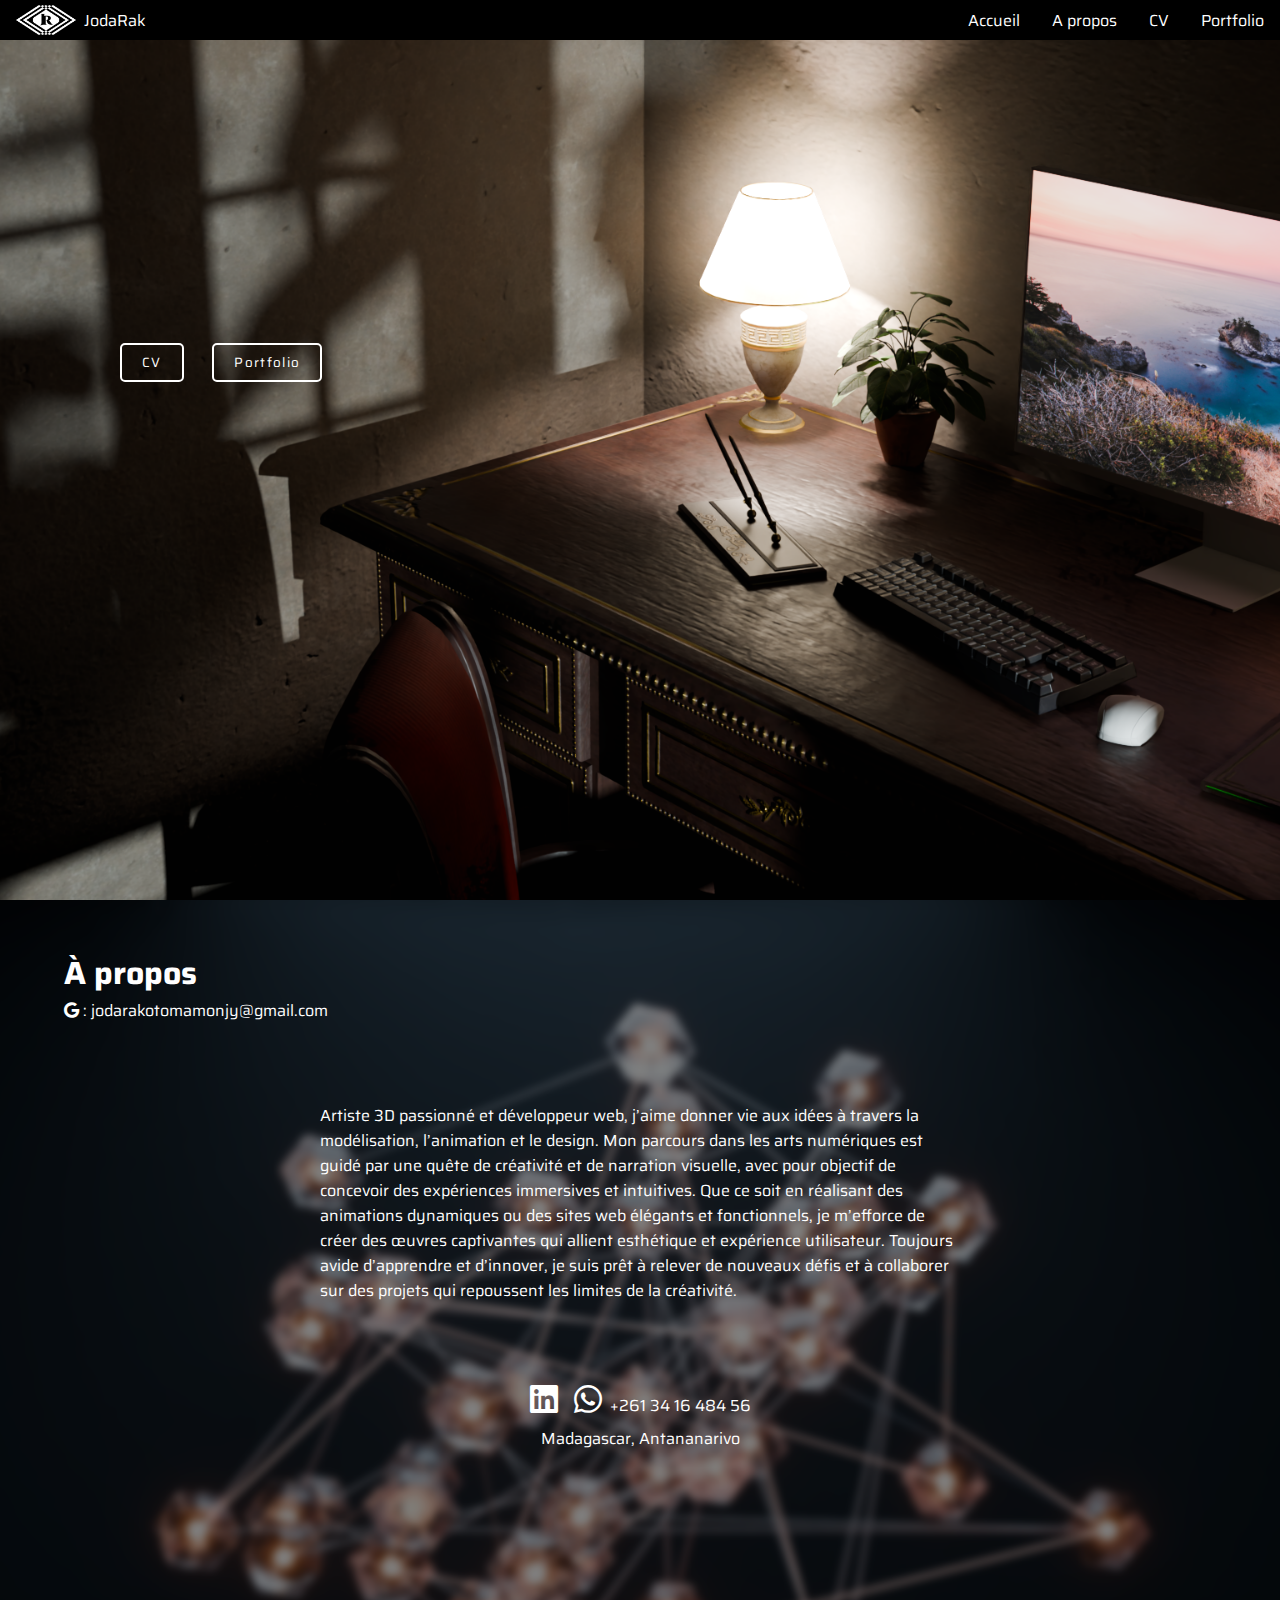
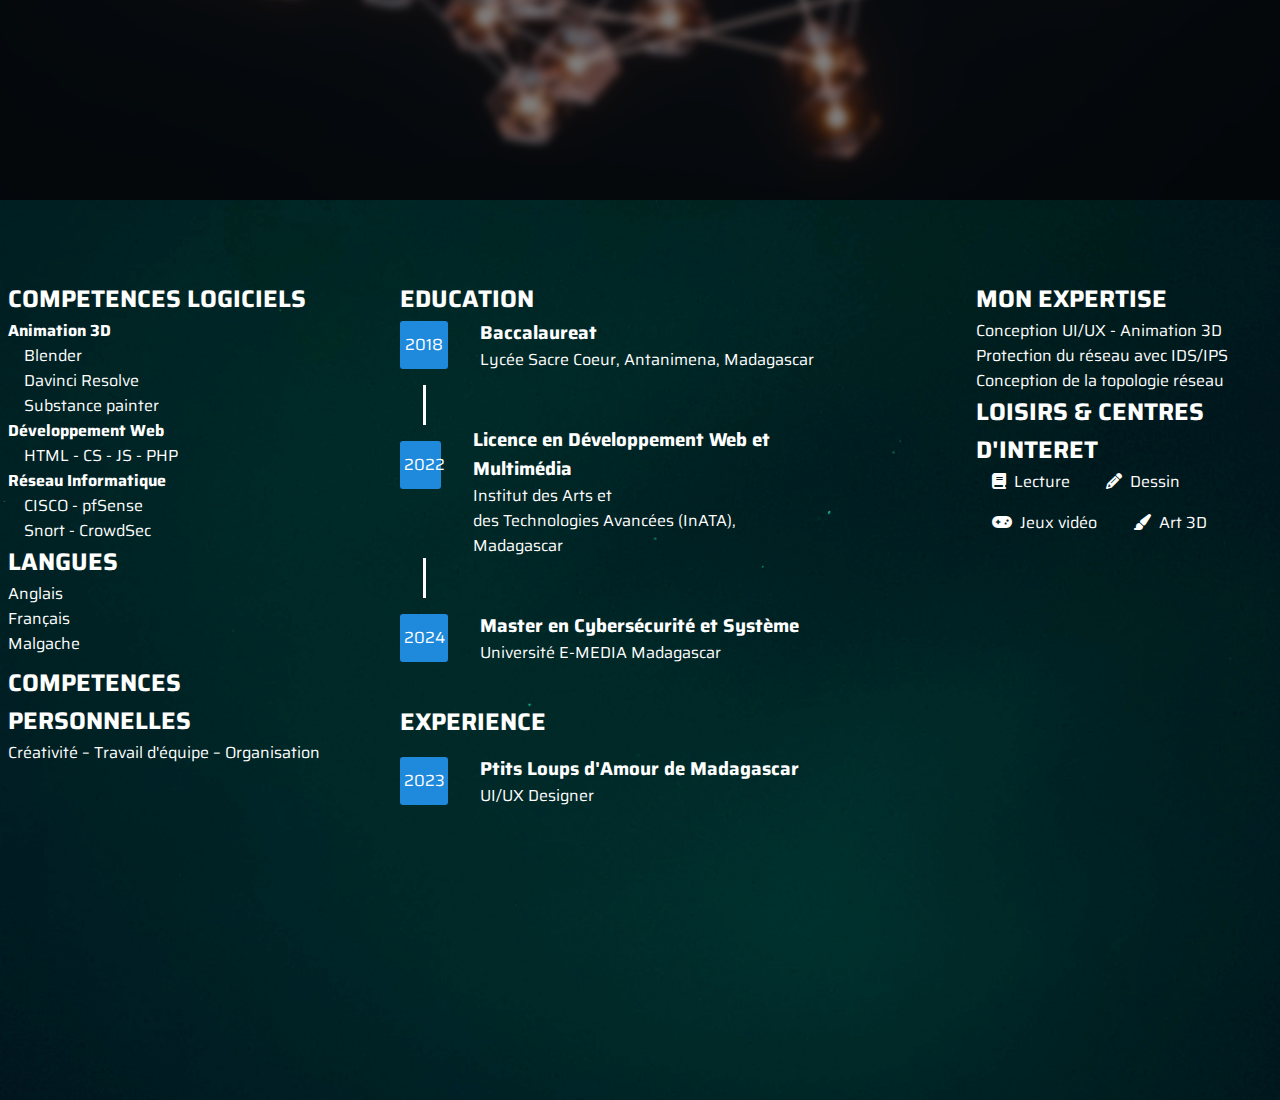
<file: index.html>
<!DOCTYPE html>
<html lang="en">
<head>
    <meta charset="UTF-8">
    <meta name="viewport" content="width=device-width, initial-scale=1.0">
    <title>Portfolio</title>

    <!-- FONT AWESOME -->
    <link rel="stylesheet" href="https://cdnjs.cloudflare.com/ajax/libs/font-awesome/6.7.2/css/all.min.css" integrity="sha512-Evv84Mr4kqVGRNSgIGL/F/aIDqQb7xQ2vcrdIwxfjThSH8CSR7PBEakCr51Ck+w+/U6swU2Im1vVX0SVk9ABhg==" crossorigin="anonymous" referrerpolicy="no-referrer" />

    <!-- FONTS -->
    <link href="https://fonts.googleapis.com/css2?family=Saira:ital,wght@0,100..900;1,100..900&display=swap" rel="stylesheet">

    <!-- STYLESHEESH -->
    <link rel="stylesheet" href="CSS/index.css">
    <link rel="stylesheet" href="CSS/responsive.css">
    <link rel="icon" href="IMG/favicon.png" type="image/x-icon">
</head>
<body>
    <header>
        <nav>
            <ul class="sidebar">
                <li onclick=hideSideBar()><a href=""><i class="fa fa-window-close fa-2x" aria-hidden="true"></i></a></li>
                <li class="btn active"><a href="#hero">Accueil</a></li>
                <li class="btn"><a href="#about">A propos</a></li>
                <li class="btn"><a href="#resume">CV</a></li>
                <li class="btn"><a href="portfolio_fr.html">Portfolio</a></li>

            </ul>
            <ul>
                <li id="logo"> <img src="IMG/White-logo.png" alt="" height="30px">&nbsp;&nbsp;JodaRak</li>
                <li class="hideOnMobile"><a href="#hero">Accueil</a></li>
                <li class="hideOnMobile"><a href="#about">A propos</a></li>
                <li class="hideOnMobile"><a href="#resume">CV</a></li>
                <li class="hideOnMobile"><a href="portfolio_fr.html">Portfolio</a></li>
                <li class="menu-btn" onclick=showSideBar()><a href="#"><i class="fa-solid fa-bars"></i></a></li>
            </ul>
        </nav>
    </header>

    <div class="section hero" id="hero">
        <div class="content">
            <div class="name">
                <li id="weight-normal">JODA</li>
                <li id="weight-bold">RAKOTOMAMONJY</li>
                <li id="weight-light">Artiste 3D / Développeur Web</li>
            </div>
            <div class="btn-home-page">
                <button id="btn-resume"><a href="#resume">CV</a></button>
                <button id="btn-portfolio"><a href="portfolio_fr.html">Portfolio</a></button>
            </div>
        </div>
    </div>

    <div class="section about" id="about">
        <div class="content-about">
            <div class="about">
                <h1>À propos</h1>
                <span><i class="fa-brands fa-google"></i> : jodarakotomamonjy@gmail.com</span>
                <p>Artiste 3D passionné et développeur web, j’aime donner vie aux idées à travers la modélisation, l’animation et le design. Mon parcours dans les arts numériques est guidé par une quête de créativité et de narration visuelle, avec pour objectif de concevoir des expériences immersives et intuitives.

                    Que ce soit en réalisant des animations dynamiques ou des sites web élégants et fonctionnels, je m’efforce de créer des œuvres captivantes qui allient esthétique et expérience utilisateur. Toujours avide d’apprendre et d’innover, je suis prêt à relever de nouveaux défis et à collaborer sur des projets qui repoussent les limites de la créativité.</p>

                <div class="contact">
                    <div class="fb">
                        <a href="https://www.linkedin.com/in/joda-a-rakotomamonjy-144389242/">
                            <i class="fa-brands fa-linkedin fa-2x"></i>
                        </a>
                    </div>
                    <div class="whatsapp">
                        <i class="fab fa-whatsapp fa-2x">
                            <span>+261 34 16 484 56</span>
                        </i>
                    </div>    
                </div>
                <div class="location">
                    <span>Madagascar, Antananarivo</span>
                </div>
            </div> 
        </div>
    </div>

    <div class="section resume" id="resume">
        <div class="content-resume">
            <div class="software-skills">
                <h2 onclick="toggleContent()" id="activebtn-skills">COMPETENCES LOGICIELS</h2>
                <div class="contentSkills" id="contentSkills">
                    <h4>Animation 3D</h4>
                    <ul>
                        <li>Blender</li>
                        <li>Davinci Resolve</li>
                        <li>Substance painter</li>
                    </ul>
                      
                    <h4>Développement Web</h4>
                    <ul><li>HTML - CS - JS - PHP</li></ul>
                        
                    <h4>Réseau Informatique</h4>
                    <ul>
                        <li>CISCO - pfSense </br>Snort - CrowdSec
                        </li>
                    </ul>
                    <div class="language" >
                        <h2>LANGUES</h2>
                        <ul>
                            <li>Anglais</li>
                            <li>Français</li>
                            <li>Malgache</li>
                        </ul>
                    </div>
                    <div class="skills">
                        <h2>COMPETENCES PERSONNELLES</h2>
                        <ul>
                            <li>Créativité – Travail d'équipe – Organisation</li>
                        </ul>
                    </div>
                </div>       
            </div>
            <div class="container-experience">
                <div class="education">
                    <h2 onclick="toggleContentEdu()" id="activebtn-edu">EDUCATION</h2>
                    <div class="content-edu" id="content-edu">
                        <div class="edu-list">
                            <div class="high-school">
                                <div class="square">
                                    <span>2018</span>
                                </div>
                                <div class="high-school-title">
                                    <h3>Baccalaureat</h3>
                                    <p>Lycée Sacre Coeur, Antanimena, Madagascar</p>
                                </div> 
                            </div>
                            <div class="white-bar"></div>
                            <div class="bachelor-dg">
                                <div class="square">
                                    <span>2022</span>
                                </div>
                                <div class="bachelor-title">
                                    <h3>Licence en Développement Web et Multimédia</h3>
                                    <p>Institut des Arts et</br> des Technologies Avancées (InATA), Madagascar</p>
                                </div>
                            </div>
                            <div class="white-bar"></div>
                            <div class="master-degree">
                                <div class="square">
                                    <span>2024</span>
                                </div>
                                <div class="master-title">
                                    <h3>Master en Cybersécurité et Système</h3>
                                    <p>Université E-MEDIA Madagascar</p>
                                </div>
                                
                            </div>
                        </div>
                        <div class="experience">
                            <h2>EXPERIENCE</h2>
                            <div class="ptit-loup">
                                <div class="square">
                                    <span>2023</span>
                                </div>
                                <div class="exp-web">
                                    <h3>Ptits Loups d'Amour de Madagascar</h3>
                                    <p>UI/UX Designer</p>
                                </div>  
                            </div>
                        </div>
                    </div>
                </div>
            </div>
            <div class="container-creation">
                <div class="creation">
                    <h2 onclick="toggleContentWhatCanIdo()" id="activebtn-creation">MON EXPERTISE</h2>
                    <div class="content-do" id="content-do">
                        <span>Conception UI/UX - Animation 3D</br>Protection du réseau avec IDS/IPS </br>Conception de la topologie réseau
                        </span>
                        <div class="container-hobbies">
                            <h2>LOISIRS & CENTRES D'INTERET</h2>
                            <div class="reading-drawing">
                                <span><i class="fa-solid fa-book"></i>Lecture
                                </span>
                                <span><i class="fa-solid fa-pencil"></i>Dessin
                                </span>
                            </div>
                            <div class="gaming-3D">
                                <span><i class="fa-solid fa-gamepad"></i>Jeux vidéo
                                </span>
                                <span><i class="fa-solid fa-paintbrush"></i>Art 3D 
                                </span>
                            </div>
                        </div>
                    </div> 
                </div>    
            </div>
        </div>
    </div>
    <script src="JS/index.js"></script>
</body>
</html>
</file>
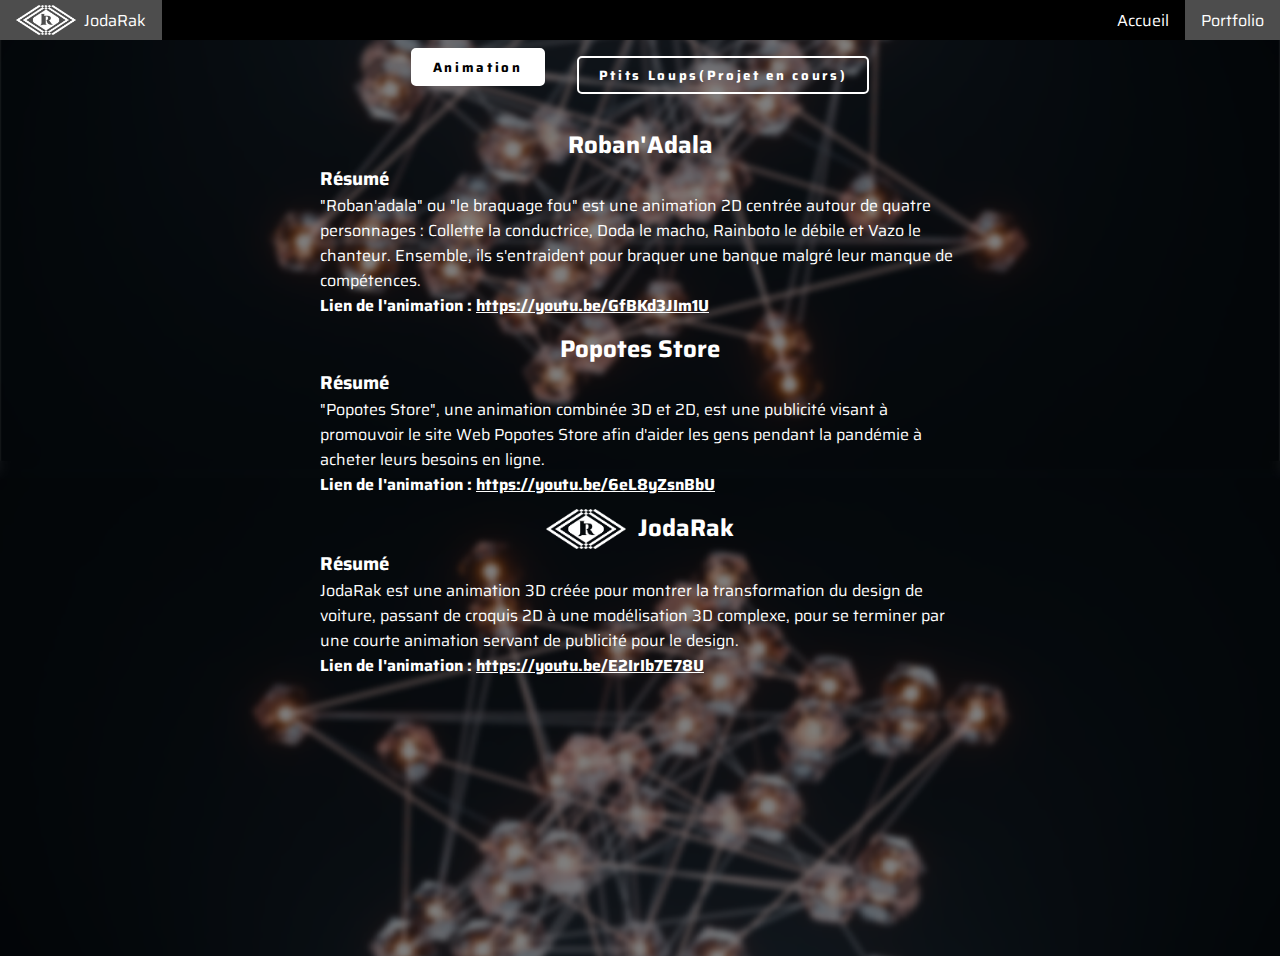
<file: portfolio_fr.html>
<!DOCTYPE html>
<html lang="en">
<head>
    <meta charset="UTF-8">
    <meta name="viewport" content="width=device-width, initial-scale=1.0">
    <title>Portfolio</title>

    <!-- FONT AWESOME -->
    <link rel="stylesheet" href="https://cdnjs.cloudflare.com/ajax/libs/font-awesome/6.7.2/css/all.min.css" integrity="sha512-Evv84Mr4kqVGRNSgIGL/F/aIDqQb7xQ2vcrdIwxfjThSH8CSR7PBEakCr51Ck+w+/U6swU2Im1vVX0SVk9ABhg==" crossorigin="anonymous" referrerpolicy="no-referrer" />

    <!-- FONTS -->
    <link href="https://fonts.googleapis.com/css2?family=Saira:ital,wght@0,100..900;1,100..900&display=swap" rel="stylesheet">

    <!-- STYLESHEESH -->
    <link rel="stylesheet" href="CSS/portfolio.css">
    <link rel="stylesheet" href="CSS/responsive.css">
</head>
<body>
    <header>
        <nav>
            <ul class="sidebar">
                <li onclick=hideSideBar()><a href=""><i class="fa fa-window-close fa-2x" aria-hidden="true"></i></a></li>
                <li class="mobile-anim"><a href="index.html">Accueil</a></li>
                <li class="mobile-anim active"><a href="#portfolio">Portfolio</a></li>

            </ul>
            <ul>
                <li><a href="index.html"><img src="IMG/White-logo.png" alt="" height="30px">&nbsp;&nbsp;JodaRak</a></li>
                <li class="hideOnMobile"><a href="index.html">Accueil</a></li>
                <li class="hideOnMobile active"><a href="#portfolio">Portfolio</a></li>
                <li class="menu-btn" onclick=showSideBar()><a href="#"><i class="fa-solid fa-bars"></i></a></li>
            </ul>
        </nav>
    </header>

    <!--CONTENT-->
    <div class="main-div">
        <div class="nav-btn">
            <button class="btnNav activeNav" id="btn-3D-anim" >Animation</button>
                <a href="Ptits-loup/index.html">
                    <button class="btnNav" id="btn-website"> Ptits Loups(Projet en cours)
                    </button>
                </a>
        </div> 
        <div class="content-div">
            <div class="anim-2D">
                <div class="roban-adala">
                    <h2>Roban'Adala</h2>
                    <h3>Résumé</h3>
                    <div class="heist-anim">
                        <span>"Roban'adala" ou "le braquage fou" est une animation 2D centrée autour de quatre personnages : Collette la conductrice, Doda le macho, Rainboto le débile et Vazo le chanteur. Ensemble, ils s'entraident pour braquer une banque malgré leur manque de compétences.</span>
                    </div>
                    <span id="highlight">Lien de l'animation : <a href="https://youtu.be/GfBKd3JIm1U" target="_blank">https://youtu.be/GfBKd3JIm1U</a></span>
                </div>
                <div class="ad">
                    <h2>Popotes Store</h2>
                    <h3>Résumé</h3>
                    <div class="ad-sum">
                        <span>"Popotes Store", une animation combinée 3D et 2D, est une publicité visant à promouvoir le site Web Popotes Store afin d'aider les gens pendant la pandémie à acheter leurs besoins en ligne.</span>
                    </div>
                    <span id="highlight">Lien de l'animation : <a href="https://youtu.be/6eL8yZsnBbU" target="_blank">https://youtu.be/6eL8yZsnBbU</a></span>
                </div>
            </div> 
            <div class="anim-3D">
                <div class="jodarak">
                    <h2><img src="IMG/White-logo.png" alt="" height="40px">&nbsp;&nbsp;JodaRak</h2>
                    <h3>Résumé</h3>
                    <div class="ad-sum">
                        <span>JodaRak est une animation 3D créée pour montrer la transformation du design de voiture, passant de croquis 2D à une modélisation 3D complexe, pour se terminer par une courte animation servant de publicité pour le design.</span>
                    </div>        
                    <span id="highlight">Lien de l'animation : <a href="https://youtu.be/E2IrIb7E78U" target="_blank">https://youtu.be/E2IrIb7E78U</a></span>
                </div>
            </div>
        </div>
    </div>
    <script src="JS/index.js"></script>
</body>
</html>
</file>
<file: CSS/index.css>
@import url('https://fonts.googleapis.com/css2?family=Saira:wght@400;700&display=swap');
*{
    margin: 0;
    padding: 0;
    font-family: 'Saira', serif;
    color: white;
}

html{
    scroll-behavior: smooth;
}

body{
    min-height: 100vh;
}
/*NAVBAR*/
    nav{
        background-color: black;
        position: fixed;
        width: 100%;
        z-index: 999;
        top: 0;
    }

    nav ul{
        display: flex;
        justify-content: flex-end;
        list-style: none;
        align-items: center;
    }

    nav ul li{
        height: 40px;
        display: flex;
        align-items: center;
    }

    nav #logo{
        padding-left: 1em;
    }

    nav ul li a{
        text-decoration: none;
        padding: 0em 1em;
        height: 100%;
        display: flex;
        align-items: center;
        transition: .5s all ease;
    }

    nav ul li a:hover{
        background-color: rgb(77, 77, 77);  
    }

    nav li:first-child{
        margin-right: auto;
    }

    .sidebar{
        position: fixed;
        top: 0;
        right: 0; 
        height: 100vh;
        width: 250px;
        z-index: 999;
        background-color: rgba(0, 0, 0, 0.468);
        display: none;
        flex-direction: column;
        align-items: flex-start;
        justify-content: flex-start;
        backdrop-filter: blur(5px);
    }

    .sidebar li{
        width: 100%;
    }

    .sidebar li a{
        width: 100%;
    }

    .menu-btn{
        display: none;
    }

    .active{
        background-color: rgb(77, 77, 77);  
    }
    
/*HERO SECTION*/
    .hero{
        width: 100%;
        height: 100vh;
        background-image: url("../IMG/Hero-image.png")!important;
        background-size: cover;
        background-position: center;
        background-repeat: no-repeat;
    }

     .section .content{
        max-width: 90%;
        font-size: .5rem; 
        padding-top: 30em;
        padding-left: 15em;
    }

    .section .content .name{
        color: white;
        animation: fadeIn 1s ease forwards;
        opacity: 0;
    }
     @keyframes fadeIn {
        0% {
            opacity: 0;
            transform: translateY(20px);
          }
          100% {
            opacity: 1;
            transform: translateY(0);
          }    
     }
     
    .name li{
        list-style: none;
        margin: 0;
        
    }

    .name #weight-normal{
        font-family: 'Saira', serif;
        font-weight: 400;
        font-size: 3rem;
        line-height: .7em;

    }

    .name #weight-bold{
        font-family: 'Saira', serif;
        font-weight: 900;
        font-size: 2.5rem;
        line-height: .9em;
        font-size: 3rem;
    }

    .name #weight-light{
        font-family: 'Saira', serif;
        font-weight: 200;
        font-size: 1rem;
        letter-spacing: .2em;
        line-height: .9em;
    }

    .btn-home-page{
        margin-top: 1.5em;
        font-family: 'Saira', serif;
        font-weight: 400;
       
    }

    .btn-home-page button{
        padding: .5em 1.5em;
        background: none;
        border: none;
        cursor: pointer;
        transition: all .5s ease;
        
    }

    .btn-home-page button a{
        text-decoration: none;
    }

    .btn-home-page #btn-resume{
        margin-right: 2em;
    }

    .btn-home-page #btn-resume, #btn-portfolio{
        border: solid white 2px;
        border-radius: 5px;
        letter-spacing: .1em;
    }

    .btn-home-page button:hover{
        transform: translateY(-5px);
        color: black !important;
    }


/*ABOUT SECTION*/
    .about{
        width: 100%;
        height: 100vh;
        background-image: url('../IMG/Img-about.png')!important;
        background-size: cover;
        background-position: center;
        background-repeat: no-repeat;
    }

    .section .content-about .about{
        padding-top: 3em;
    }

    .about h1{
        padding: 0;
        margin: 0;
        margin-left: 2em;
    }

    .about span{
        margin-left: 4em;
    }

    .about p{
        margin-top: 5em;
        width: 80%;
        margin-left: auto;
        margin-right: auto;
    }

    .about .contact{
        display: flex;
        margin-top: 5em;
        justify-content: center;
        gap: 1em;
    }

    .about .contact .whatsapp a{
        text-decoration: none;
        align-items: center;
    }



    .about .contact .whatsapp span{
        margin: 0;
        font-size: 1rem;
    }

    .about .location{
        text-align: center;
        margin-top: .5em;
    }

    .about .location span{
        margin: 0;

    }

/*RESUME SECTION*/   
    .resume{
        width: 100%;
        height: 100vh;
        background-image: url('../IMG/Img-resume.jpg')!important;
        background-size: cover;
        background-position: center;
        background-repeat: no-repeat;
    }

    .content-resume{
        padding-top: 5em;
        padding-right: .5em;
        padding-left: .5em;
        display: flex;
        gap: 5em;
        justify-content: center;
    }

    .software-skills ul{
        list-style: none;
        margin: 0;
        padding:  0em 1em;
    }

    .software-skills h4{
        margin: 0;
        padding: 0;
    }

    .language{
        font-family: 'Saira', serif;
        margin-bottom: .5em;
    }

    .language h2{
        margin: 0;
    }

    .language ul {
        list-style: none;
        margin: 0;
        padding: 0;
    }

    .high-school{
        display: flex;
        margin-bottom: .8em;
    }

    .high-school .high-school-title{
        margin-left: 2em;
    }

    .high-school .high-school-title h3,.high-school .high-school-title p {
        margin: 0;
        padding: 0;

    } 
    .high-school .square{
        background-color: rgb(31, 138, 219);
        width:3em;
        height: 3em;
        border-radius: 3px;
        margin-top: .2em;
    }

    .high-school .square span{
        position: relative;
        top: 23%;
        left: 10%;
    }
/*HIGH SCHOOL*/
.white-bar{
        background-color: white;
        width: .2em;
        height: 2.5em;
        margin-left: 1.4em;
    }

/*BACHELOR DEGREE*/
    .bachelor-dg{
        display: flex;
    }

    .bachelor-dg .square{
        background-color: rgb(31, 138, 219);
        width:3em;
        height: 3em;
        border-radius: 3px;
        margin-top: 1em;   
    }

    .bachelor-dg .square span{
        position: relative;
        top: 23%;
        left: 8%;
    }

    .bachelor-dg .bachelor-title{
        margin-left: 2em;
    }

    .bachelor-dg .bachelor-title h3, .bachelor-dg .bachelor-title p{
        padding: 0;
        margin: 0;
    }

/*BACHELOR DEGREE*/
/*MASTER DEGREE*/
    .master-degree{
        display: flex;
    }

    .master-degree .square{
        background-color: rgb(31, 138, 219);
        width:3em;
        height: 3em;
        border-radius: 3px;
        margin-top: 1em;
    }

    .master-degree .square span{
        position: relative;
        top: 23%;
        left: 8%;
    }

    .master-degree .master-title{
        margin-left: 2em;
        margin-top: .8em;
    }

    .master-degree .master-title h3, .master-degree .master-title p{
        margin: 0;
        padding: 0;
    }

/*EXPERIENCE*/
    .experience{
        margin-top: 2.4em;
    }

    .container-experience .experience .ptit-loup{
        display: flex;
    }

    .container-experience .experience .ptit-loup h3, .container-experience .experience .ptit-loup p{
        margin: 0;
        padding: 0;
    }

    .container-experience .experience .ptit-loup .exp-web{
        margin-left: 2em;
        margin-top: .8em;
    }

    .ptit-loup .square{
        background-color: rgb(31, 138, 219);
        width:3em;
        height: 3em;
        border-radius: 3px;
        margin-top: 1em;
    }

    .ptit-loup .square span{
        position: relative;
        top: 23%;
        left: 8%;
    }


/*PERSONAL SKILLS*/ 
    .skills{
        font-family: 'Saira', serif;
    }

    .skills h2{
        margin: 0;
    }

    .skills ul{
        margin: 0;
        list-style: none;
        padding: 0;
    }

/*CREATION*/
    .container-creation{
        font-family: 'Saira', serif;
    }

    .creation{
        margin-left: 5em;
        
    }

    .container-creation .creation .activebtn-creation{
        margin-left: 2em;
    }

/*WHAT CAN I DO SECTION*/

    .container-creation .container-hobbies .reading-drawing {
        margin-bottom: 1em;
    }

    .container-creation .container-hobbies .reading-drawing span{
        padding: .5em;
        margin: .5em;
    }  
    
    .container-creation .container-hobbies .reading-drawing .fa-book{
        padding-right: .5em;
    }

    .container-creation .container-hobbies .reading-drawing .fa-pencil{
        padding-right: .5em;
    }

    .container-creation .container-hobbies .gaming-3D span{
        padding: .5em;
        margin: .5em;
    }

    .container-creation .container-hobbies .gaming-3D .fa-gamepad{
        padding-right: .5em;
    }

    .container-creation .container-hobbies .gaming-3D .fa-paintbrush{
        padding-right: .5em;
    }
</file>
<file: CSS/responsive.css>
@media (max-width:500px){
    .hideOnMobile{
        display: none !important;
        font-size: 1rem;
    }
    .main-div{
        padding: 0em 2em;
        padding-bottom: 2em;
    }

    .creation {
        display: flex;
        justify-content: center;
        flex-direction: column;
        align-items: center;
    }
    
    .main-div .content-div{
        width: 100%;
    }

    .menu-btn{
        display: block;
    }

    /*BUTTON PORTFOLIO*/
    .main-div .nav-btn button{
        padding: .5em;
    }

    /*HERO SECTION*/
    .section .content{
        font-size: .5rem; 
        padding-top: 5em;
        padding-left: 2em;

    }

    .name #weight-normal{
        font-size: 2rem; 
    }

    .name #weight-bold{
        font-size: 2rem; 
    }

    .name #weight-light{
        font-size: .9rem; 
    }

    .hero{
        height: 100vh;
    }

    /*ABOUT*/
    .about{
        height: 100vh;
    }

    .about .contact{
        margin-top: 2em;
    }

    .about .location{
        padding-bottom: 3em;
    }

    /*RESUME*/
    .resume{
        height: 100vh;
    }
}

@media (max-width:768px){
  /*HERO SECTION*/
    .section .content{
        max-width: 90%;  
        padding-top: 35em;
        padding-left: 2em;
    }

    .about{
        height: auto;
    }
}

@media (min-width:1200px){
    .about p{
        width: 50%;
    }

    .about{
        height: 100vh;
    }
    
}

@media(max-width:1024px){
    .resume{
        min-height:100vh;
        overflow: auto;
    }

    .content-resume{
        display: flex;
        flex-direction: column;
        align-items: center;
        padding-top: 10em;
        gap: 3em;
    }

    .content-resume .contianer-experience{
        padding-top: -2em;
    }

    .content-resume .software-skills {
        text-align: center;
    }

    .content-resume .software-skills .language h2{
        border: unset;
        cursor: unset;
    }

    .content-resume .software-skills .skills h2{
        border: unset;
        cursor: unset;
    }



     /*WHAT CAN I DO*/
     .content-resume .container-creation .creation {
        text-align: center;   
    }

    .content-resume .container-creation .creation .content-do{
        height: 0;
        overflow-y: hidden;
    }

     /*HIDE-SHOW CONTENT*/
     .content-resume .software-skills .contentSkills{
        height: 0;
        overflow-y: hidden;
        opacity: 0;  
    }

    .content-resume .software-skills #activebtn-skills{
        cursor: pointer;
        border: white 2px solid;
        border-radius: 5px;
        margin-bottom: 1em;

    }
    .content-resume .container-experience .education h2{
        text-align: center;
    }

    .content-resume .container-experience .education #activebtn-edu{
        text-align: center;
        cursor: pointer;
        border: white 2px solid;
        margin-right: auto;
        margin-left: auto;
        width: 270px;
        border-radius: 5px;
        margin-bottom: 1em;
    }

    .content-resume .container-experience .experience h2{
        border: unset;
        cursor: unset;
    }
       .creation .content-do .container-hobbies h2{
        border: unset;
        cursor: unset;
    }


    .content-resume .container-creation .creation #activebtn-creation{
        text-align: center;
        cursor: pointer;
        border: white 2px solid;
        width: 270px;
        border-radius: 5px;
        margin-bottom: 1em;
    
    }

    .content-resume .container-experience .education .content-edu{
        height: 0;
        overflow-y: hidden;
    }


}
</file>
<file: CSS/portfolio.css>
@import url('https://fonts.googleapis.com/css2?family=Saira:wght@400;700&display=swap');
*{
    margin: 0;
    padding: 0;
    font-family: 'Saira', serif;
    color: white;
}

html{
    scroll-behavior: smooth;
}

body{
    min-height: 100vh;
    background-image: url('../IMG/portfoliobackground.png') !important;
    background-size: cover;
    background-position: center;
    background-repeat: no-repeat;
}

/*NAVBAR*/
    nav{
        background-color: black;
        position: fixed;
        width: 100%;
        z-index: 999;
        top: 0;
    }

    nav ul{
        display: flex;
        justify-content: flex-end;
        list-style: none;
        align-items: center;
    }

    nav ul li{
        height: 40px;
    }

    nav ul li a{
        text-decoration: none;
        padding: 0em 1em;
        height: 100%;
        display: flex;
        align-items: center;
        transition: .5s all ease;
    }

    nav ul li a:hover{
        background-color: rgb(77, 77, 77);  
    }

    nav li:first-child{
        margin-right: auto;
    }

    .sidebar{
        position: fixed;
        top: 0;
        right: 0; 
        height: 100vh;
        width: 250px;
        z-index: 999;
        background-color: rgba(0, 0, 0, 0.468);
        display: none;
        flex-direction: column;
        align-items: flex-start;
        justify-content: flex-start;
        backdrop-filter: blur(5px);
    }

    .sidebar li{
        width: 100%;
    }

    .sidebar li a{
        width: 100%;
    }

    .menu-btn{
        display: none;
    }

/*CONTENT PORTFOLIO*/
    .nav-btn .btnNav{
        background: none;
        border: none;
        cursor: pointer;
        border: solid white 2px;
        border-radius: 5px;
        color: rgb(255, 255, 255);
        border: solid white 2px;
        padding: .5em 1.5em;
        margin-bottom: 1.5em;
        letter-spacing: .2em;
        font-weight: 700;
        transition: all .5s ease;
    }

    .nav-btn .btnNav a{
        text-decoration: none;
    }

    .nav-btn button:hover{
        background-color: white;
        color: black; 
    }

    .main-div{
        margin-top: 3.5em; 
        padding-bottom: 1em;
    }

    .main-div .content-div{
        width: 50%;
        display: flex;
        flex-direction: column;
        margin-right: auto;
        margin-left: auto;
        
    }

    .main-div .nav-btn{
        display: flex;
        justify-content: center;
        gap: 2em;
    }

    .main-div .content-div h2{
        text-align: center;
        margin-top: .5em;
    }

    .content-div  #highlight{
        font-weight: 700;
    }

    .activeNav{
        transform: translateY(-8px) !important;
        color: black !important;
        background-color: white !important;
    }

    .active{
        background-color: rgb(77, 77, 77);  
    }

    .jodarak h2{
        display: flex;
        justify-content: center;

    }
</file>
